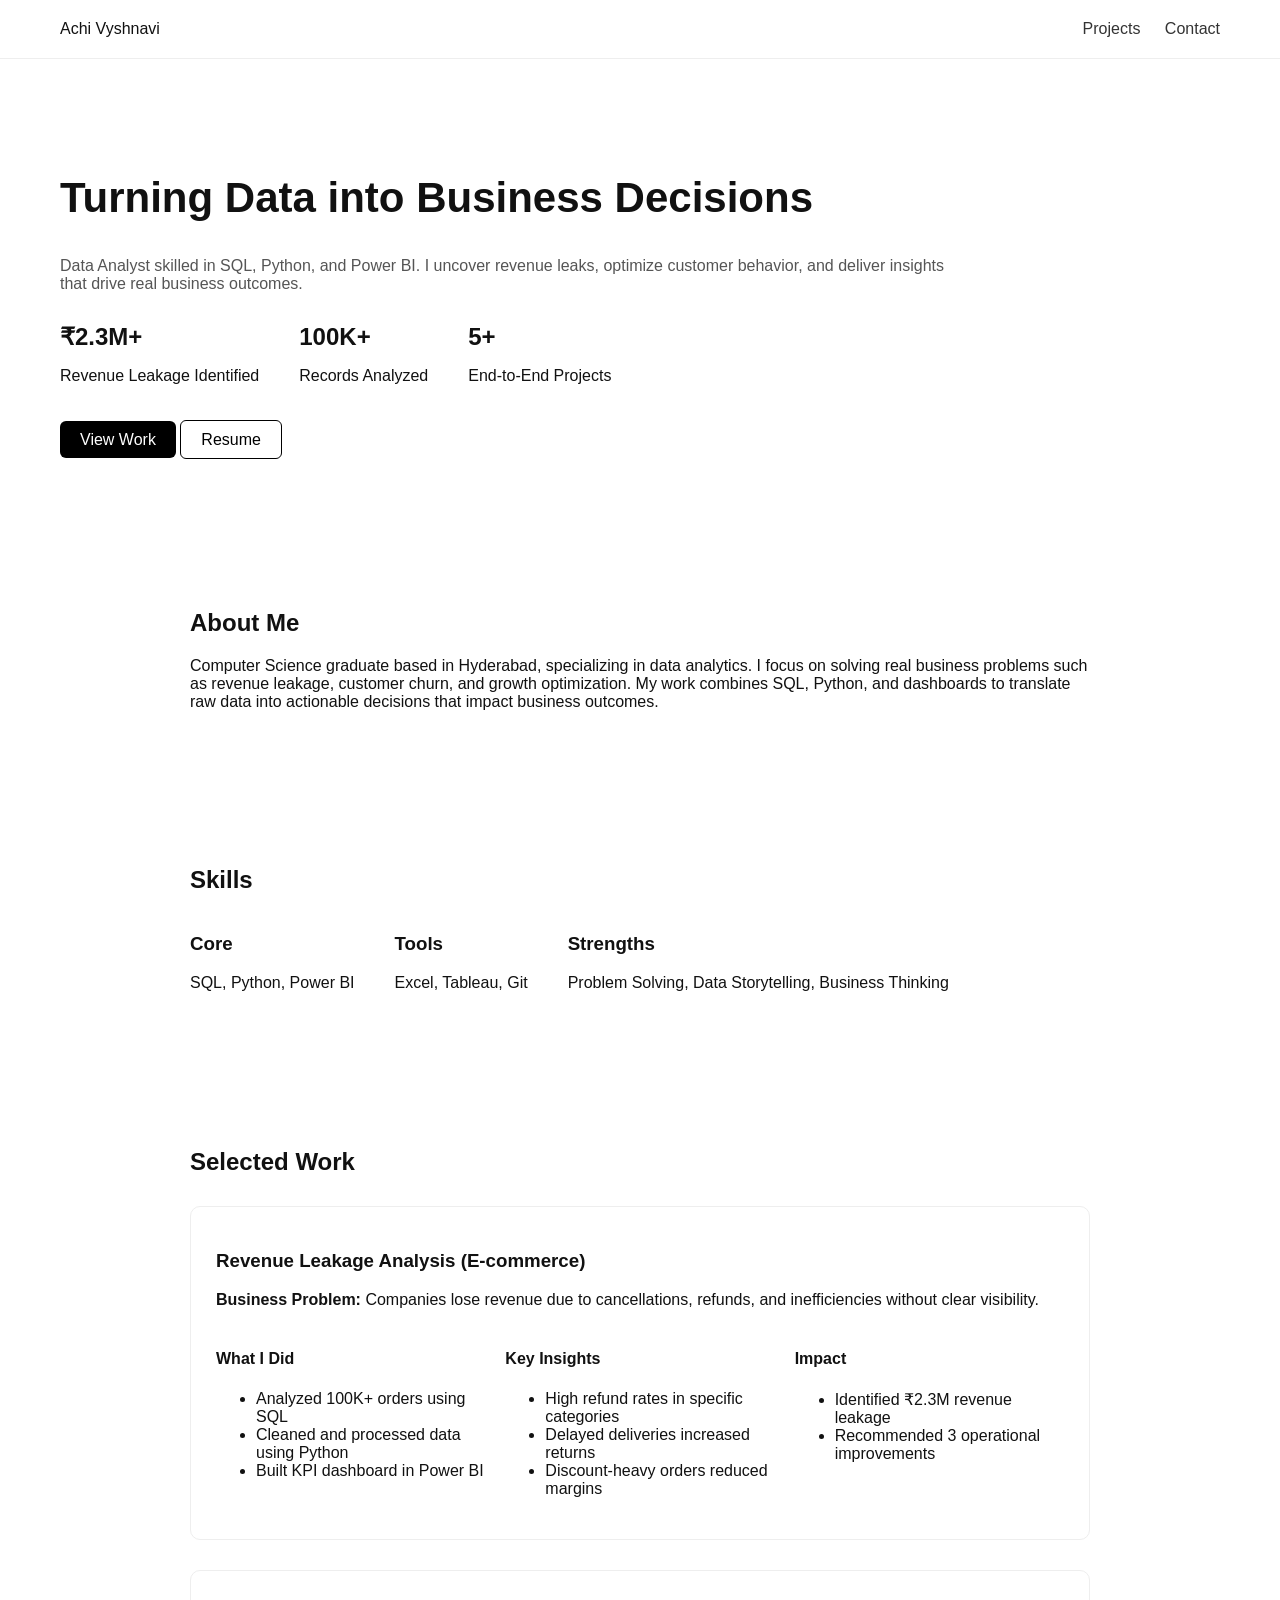
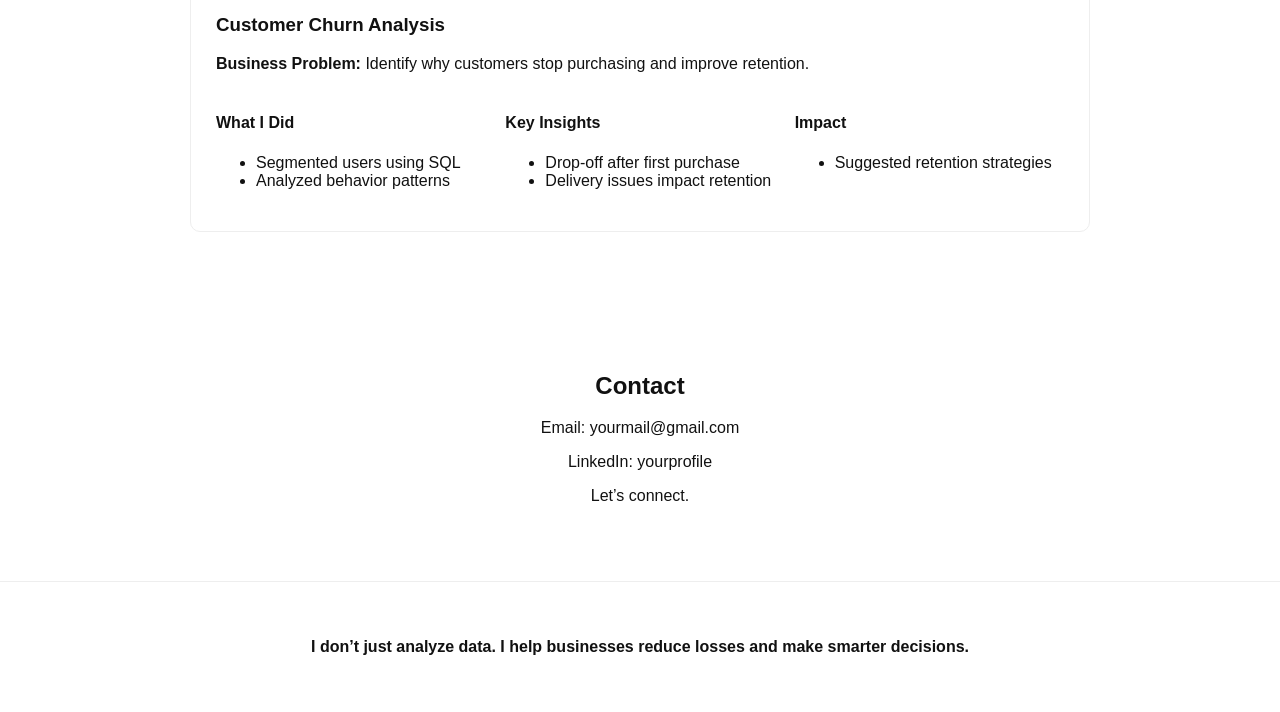
<file: index.html>
<!DOCTYPE html>
<html lang="en">
<head>
<meta charset="UTF-8">
<meta name="viewport" content="width=device-width, initial-scale=1.0">
<title>Achi Vyshnavi | Data Analyst</title>
<link rel="stylesheet" href="styles.css">
</head>

<body>

<!-- NAV -->
<header class="nav">
  <div class="logo">Achi Vyshnavi</div>
  <nav>
    <a href="#projects">Projects</a>
    <a href="#contact">Contact</a>
  </nav>
</header>

<!-- HERO -->
<section class="hero">
  <h1>Turning Data into Business Decisions</h1>
  <p class="subtitle">
    Data Analyst skilled in SQL, Python, and Power BI. I uncover revenue leaks, optimize customer behavior, and deliver insights that drive real business outcomes.
  </p>

  <div class="hero-stats">
    <div>
      <h2>₹2.3M+</h2>
      <p>Revenue Leakage Identified</p>
    </div>
    <div>
      <h2>100K+</h2>
      <p>Records Analyzed</p>
    </div>
    <div>
      <h2>5+</h2>
      <p>End-to-End Projects</p>
    </div>
  </div>

  <div class="cta">
    <a href="#projects" class="btn">View Work</a>
    <a href="#" class="btn outline">Resume</a>
  </div>
</section>

<!-- ABOUT -->
<section class="section">
  <h2>About Me</h2>
  <p>
    Computer Science graduate based in Hyderabad, specializing in data analytics. I focus on solving real business problems such as revenue leakage, customer churn, and growth optimization. My work combines SQL, Python, and dashboards to translate raw data into actionable decisions that impact business outcomes.
  </p>
</section>

<!-- SKILLS -->
<section class="section">
  <h2>Skills</h2>
  <div class="skills-grid">
    <div>
      <h3>Core</h3>
      <p>SQL, Python, Power BI</p>
    </div>
    <div>
      <h3>Tools</h3>
      <p>Excel, Tableau, Git</p>
    </div>
    <div>
      <h3>Strengths</h3>
      <p>Problem Solving, Data Storytelling, Business Thinking</p>
    </div>
  </div>
</section>

<!-- PROJECTS -->
<section id="projects" class="section">
  <h2>Selected Work</h2>

  <!-- PROJECT 1 -->
  <div class="case">
    <h3>Revenue Leakage Analysis (E-commerce)</h3>

    <p class="problem">
      <strong>Business Problem:</strong> Companies lose revenue due to cancellations, refunds, and inefficiencies without clear visibility.
    </p>

    <div class="case-grid">
      <div>
        <h4>What I Did</h4>
        <ul>
          <li>Analyzed 100K+ orders using SQL</li>
          <li>Cleaned and processed data using Python</li>
          <li>Built KPI dashboard in Power BI</li>
        </ul>
      </div>

      <div>
        <h4>Key Insights</h4>
        <ul>
          <li>High refund rates in specific categories</li>
          <li>Delayed deliveries increased returns</li>
          <li>Discount-heavy orders reduced margins</li>
        </ul>
      </div>

      <div>
        <h4>Impact</h4>
        <ul>
          <li>Identified ₹2.3M revenue leakage</li>
          <li>Recommended 3 operational improvements</li>
        </ul>
      </div>
    </div>
  </div>

  <!-- PROJECT 2 -->
  <div class="case">
    <h3>Customer Churn Analysis</h3>

    <p class="problem">
      <strong>Business Problem:</strong> Identify why customers stop purchasing and improve retention.
    </p>

    <div class="case-grid">
      <div>
        <h4>What I Did</h4>
        <ul>
          <li>Segmented users using SQL</li>
          <li>Analyzed behavior patterns</li>
        </ul>
      </div>

      <div>
        <h4>Key Insights</h4>
        <ul>
          <li>Drop-off after first purchase</li>
          <li>Delivery issues impact retention</li>
        </ul>
      </div>

      <div>
        <h4>Impact</h4>
        <ul>
          <li>Suggested retention strategies</li>
        </ul>
      </div>
    </div>
  </div>

</section>

<!-- CONTACT -->
<section id="contact" class="section contact">
  <h2>Contact</h2>
  <p>Email: yourmail@gmail.com</p>
  <p>LinkedIn: yourprofile</p>
  <p class="cta-line">Let’s connect.</p>
</section>

<!-- FOOTER -->
<footer>
  <p>I don’t just analyze data. I help businesses reduce losses and make smarter decisions.</p>
</footer>

</body>
</html>
</file>
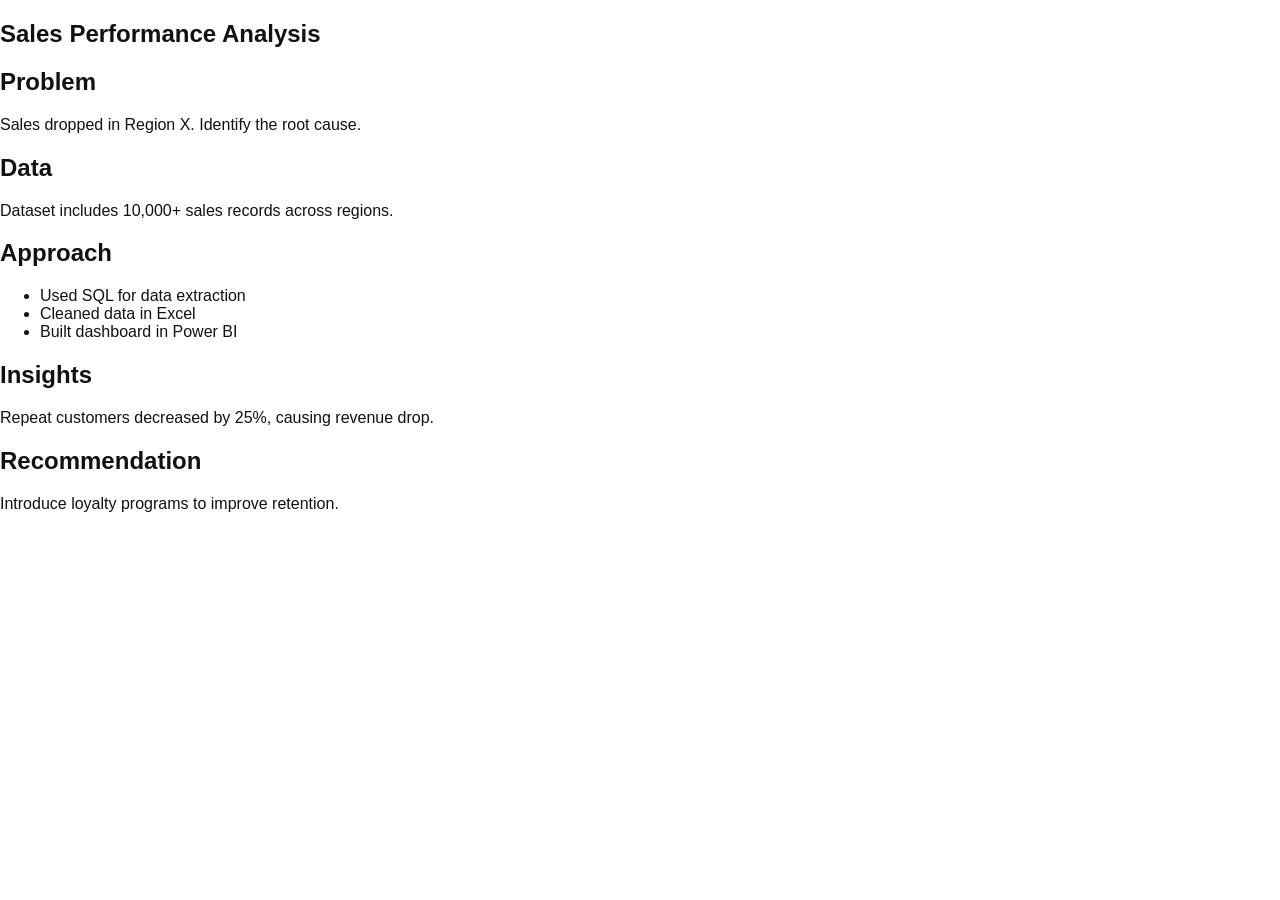
<file: project1.html>
<!DOCTYPE html>
<html lang="en">
<head>
    <title>Sales Analysis</title>
    <link rel="stylesheet" href="styles.css">
</head>
<body>

<section>
    <h1>Sales Performance Analysis</h1>

    <h2>Problem</h2>
    <p>Sales dropped in Region X. Identify the root cause.</p>

    <h2>Data</h2>
    <p>Dataset includes 10,000+ sales records across regions.</p>

    <h2>Approach</h2>
    <ul>
        <li>Used SQL for data extraction</li>
        <li>Cleaned data in Excel</li>
        <li>Built dashboard in Power BI</li>
    </ul>

    <h2>Insights</h2>
    <p>Repeat customers decreased by 25%, causing revenue drop.</p>

    <h2>Recommendation</h2>
    <p>Introduce loyalty programs to improve retention.</p>

</section>

</body>
</html>
</file>
<file: styles.css>
body {
  margin: 0;
  font-family: Arial, sans-serif;
  background: #ffffff;
  color: #111;
}

/* NAV */
.nav {
  display: flex;
  justify-content: space-between;
  padding: 20px 60px;
  border-bottom: 1px solid #eee;
}

.nav a {
  margin-left: 20px;
  text-decoration: none;
  color: #333;
}

/* HERO */
.hero {
  padding: 80px 60px;
  max-width: 900px;
}

.hero h1 {
  font-size: 42px;
}

.subtitle {
  color: #555;
  margin: 20px 0;
}

.hero-stats {
  display: flex;
  gap: 40px;
  margin: 30px 0;
}

.hero-stats h2 {
  margin: 0;
}

/* BUTTONS */
.btn {
  padding: 10px 20px;
  background: black;
  color: white;
  text-decoration: none;
  border-radius: 6px;
}

.btn.outline {
  background: white;
  border: 1px solid black;
  color: black;
}

/* SECTION */
.section {
  padding: 60px;
  max-width: 900px;
  margin: auto;
}

/* SKILLS */
.skills-grid {
  display: flex;
  gap: 40px;
}

/* PROJECT CASE */
.case {
  border: 1px solid #eee;
  padding: 25px;
  margin-top: 30px;
  border-radius: 10px;
}

.case-grid {
  display: grid;
  grid-template-columns: repeat(3, 1fr);
  gap: 20px;
  margin-top: 20px;
}

/* CONTACT */
.contact {
  text-align: center;
}

footer {
  text-align: center;
  padding: 40px;
  border-top: 1px solid #eee;
  font-weight: bold;
}
</file>
